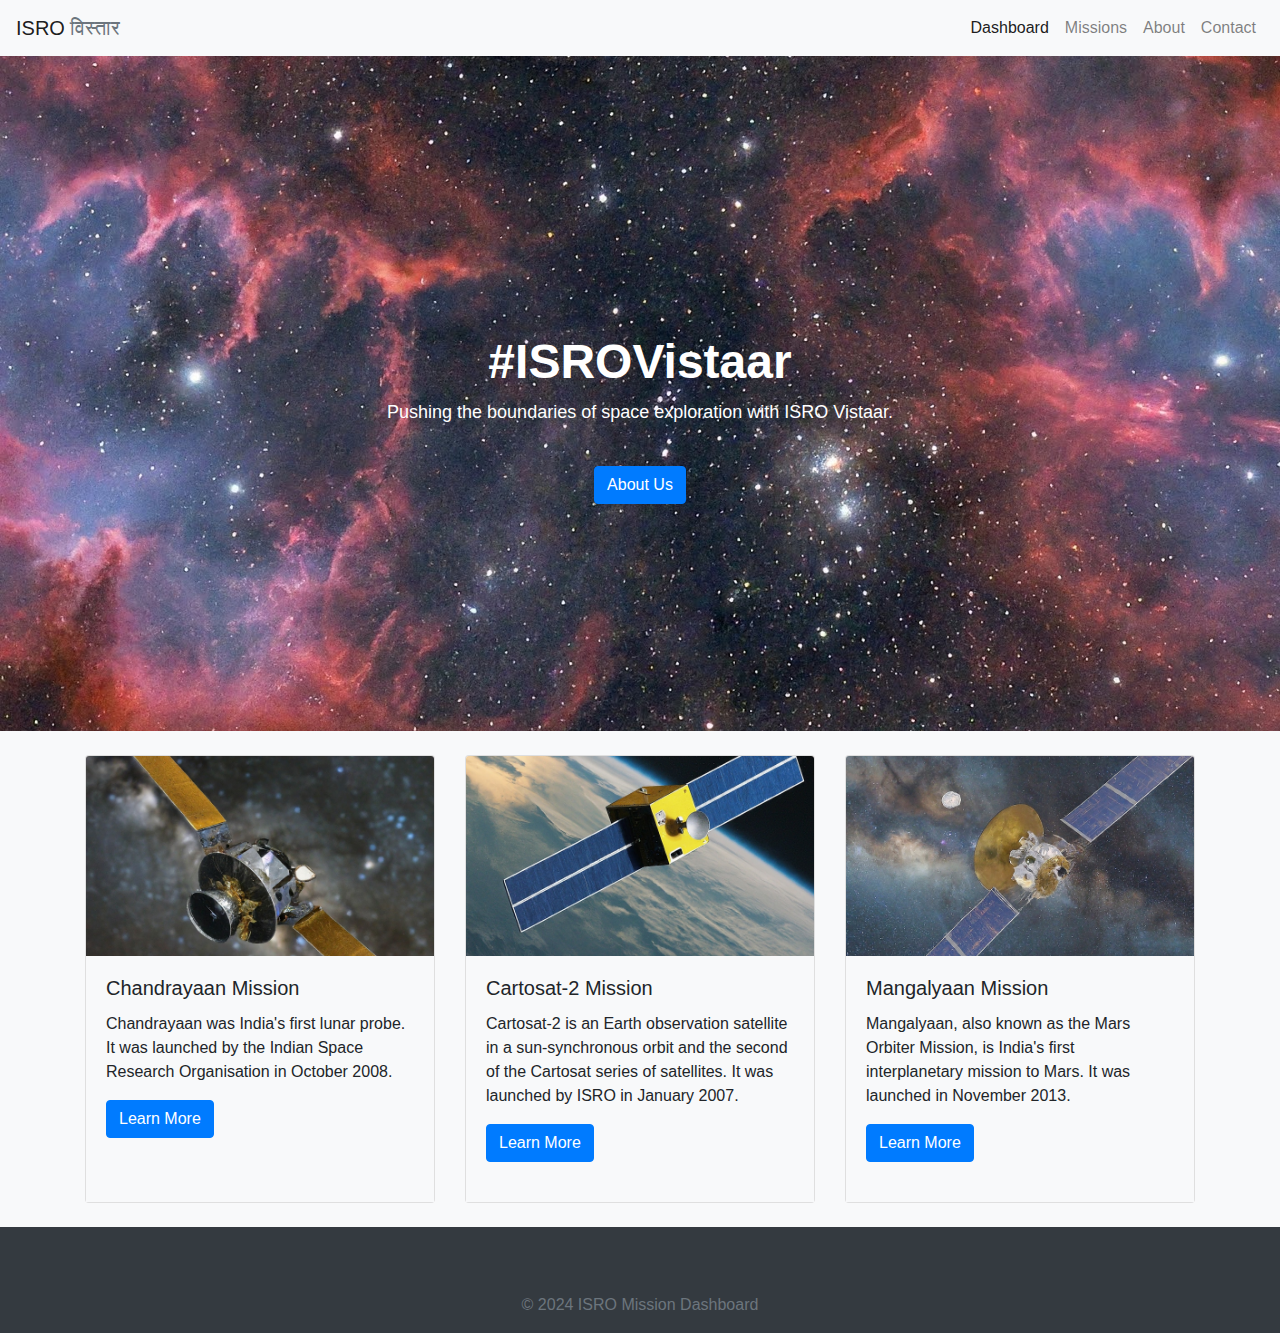
<file: index.html>
<!DOCTYPE html>
<html lang="en">

<head>
  <meta charset="UTF-8">
  <meta name="viewport" content="width=device-width, initial-scale=1.0">
  <title>ISRO Mission Dashboard</title>
  <link rel="stylesheet" href="https://stackpath.bootstrapcdn.com/bootstrap/4.5.2/css/bootstrap.min.css">
  <link rel="stylesheet" href="style.css">
  <style>
    /* Custom CSS for the Hero section */
    .hero {
      height: 75vh; /* 75% of viewport height */
      background-image: url('images/hero-img1.jpg');
      background-size: cover;
      background-position: center;
      display: flex;
      align-items: center;
      justify-content: center;
      text-align: center;
      color: #fff;
    }
    .hero h1 {
      font-size: 48px;
      font-weight: 800; /* Extra bold */
    }
    .hero p {
      font-size: 18px;
      margin-bottom: 40px;
    }
  </style>
</head>

<body>
  <!-- Navbar -->
  <nav class="navbar navbar-expand-lg navbar-light bg-light">
    <a class="navbar-brand" href="#">ISRO <span class="text-muted">विस्तार</span></a>
    <button class="navbar-toggler" type="button" data-toggle="collapse" data-target="#navbarNav" aria-controls="navbarNav" aria-expanded="false" aria-label="Toggle navigation">
      <span class="navbar-toggler-icon"></span>
    </button>
    <div class="collapse navbar-collapse" id="navbarNav">
      <ul class="navbar-nav ml-auto">
        <li class="nav-item active">
          <a class="nav-link" href="#">Dashboard</a>
        </li>
        <li class="nav-item">
          <a class="nav-link" href="mission.html">Missions</a>
        </li>
        <li class="nav-item">
          <a class="nav-link" href="about.html">About</a>
        </li>
        <li class="nav-item">
          <a class="nav-link" href="#">Contact</a>
        </li>
      </ul>
    </div>
  </nav>

  <!-- Hero Section -->
<!-- Hero Section -->
<section class="hero">
    <div class="container">
      <h1>#ISROVistaar</h1>
      <p>Pushing the boundaries of space exploration with ISRO Vistaar.</p>
      <a href="about.html" class="btn btn-primary">About Us</a>
    </div>
  </section>

  <!-- Dashboard Content -->
  <div class="container mt-4">
    <div class="row">
      <div class="col-md-4">
        <div class="card h-100">
          <img src="images/Chandrayaan.jpg" class="card-img-top" alt="Chandrayaan">
          <div class="card-body">
            <h5 class="card-title">Chandrayaan Mission</h5>
            <p class="card-text">Chandrayaan was India's first lunar probe. It was launched by the Indian Space Research Organisation in October 2008.</p>
            <a href="mission.html" class="btn btn-primary">Learn More</a>
          </div>
        </div>
      </div>
      <div class="col-md-4">
        <div class="card h-100">
          <img src="images/Cartosat2.jpg" class="card-img-top" alt="Cartosat-2">
          <div class="card-body">
            <h5 class="card-title">Cartosat-2 Mission</h5>
            <p class="card-text">Cartosat-2 is an Earth observation satellite in a sun-synchronous orbit and the second of the Cartosat series of satellites. It was launched by ISRO in January 2007.</p>
            <a href="mission.html" class="btn btn-primary">Learn More</a>
          </div>
        </div>
      </div>
      <div class="col-md-4">
        <div class="card h-100">
          <img src="images/Mangalyaan.jpg" class="card-img-top" alt="Mangalyaan">
          <div class="card-body">
            <h5 class="card-title">Mangalyaan Mission</h5>
            <p class="card-text">Mangalyaan, also known as the Mars Orbiter Mission, is India's first interplanetary mission to Mars. It was launched in November 2013.</p>
            <a href="mission.html" class="btn btn-primary">Learn More</a>
          </div>
        </div>
      </div>
    </div>
  </div>
  <br>

  <!-- Footer -->
  <footer class="footer mt-auto py-3 bg-dark">
    <div class="container text-center">
      <span class="text-muted">© 2024 ISRO Mission Dashboard</span>
    </div>
  </footer>

  <script src="https://code.jquery.com/jquery-3.5.1.slim.min.js"></script>
  <script src="https://cdn.jsdelivr.net/npm/popper.js@1.16.0/dist/umd/popper.min.js"></script>
  <script src="https://stackpath.bootstrapcdn.com/bootstrap/4.5.2/js/bootstrap.min.js"></script>
</body>

</html>
</file>
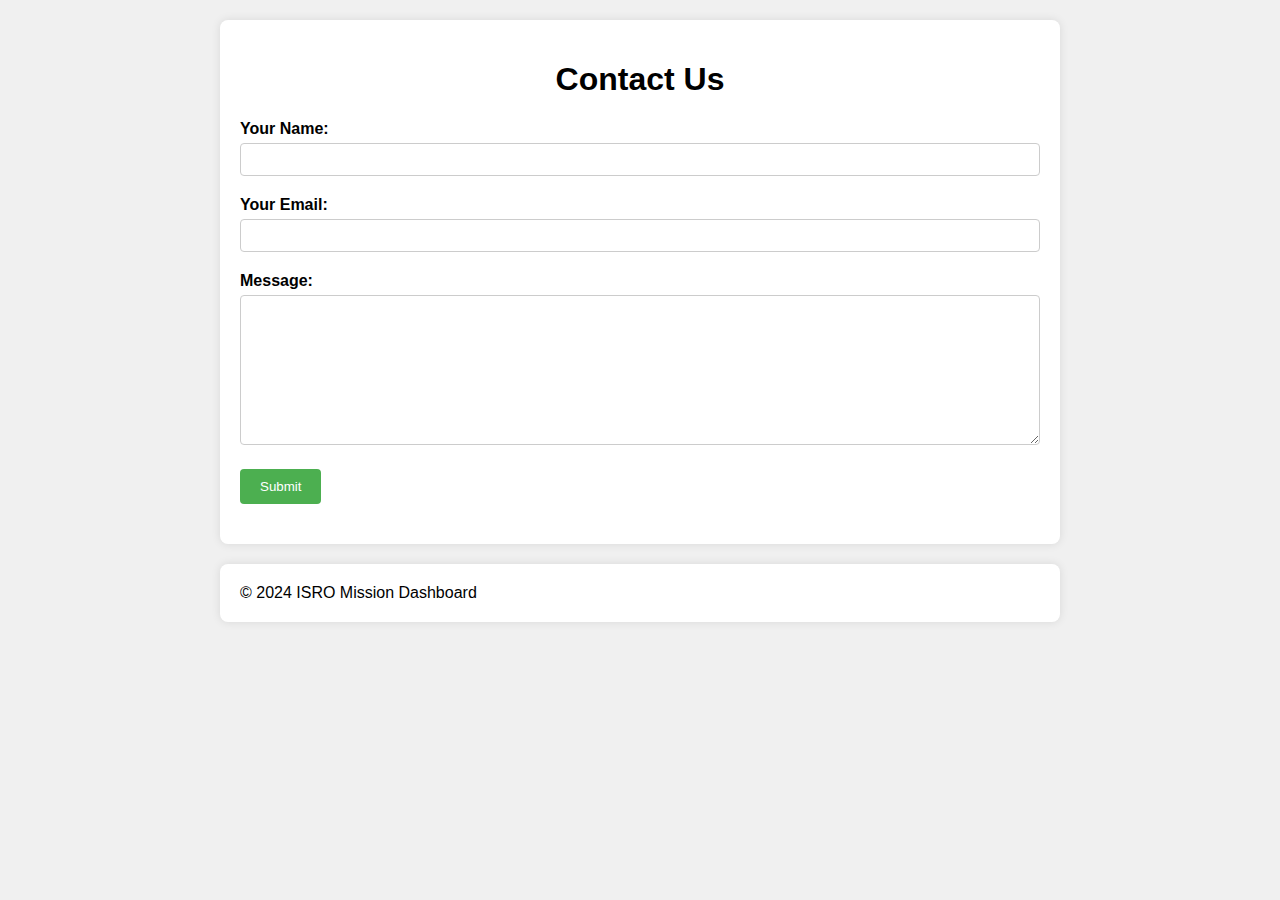
<file: contact.html>
<!DOCTYPE html>
<html lang="en">

<head>
    <meta charset="UTF-8">
    <meta name="viewport" content="width=device-width, initial-scale=1.0">
    <title>Contact Us</title>
    <style>
        body {
            font-family: Arial, sans-serif;
            margin: 0;
            padding: 0;
            background-color: #f0f0f0;
        }

        .container {
            max-width: 800px;
            margin: 20px auto;
            padding: 20px;
            background-color: #fff;
            border-radius: 8px;
            box-shadow: 0 0 10px rgba(0, 0, 0, 0.1);
        }

        h1 {
            text-align: center;
        }

        .form-group {
            margin-bottom: 20px;
        }

        .form-group label {
            display: block;
            font-weight: bold;
            margin-bottom: 5px;
        }

        .form-group input[type="text"],
        .form-group input[type="email"],
        .form-group textarea {
            width: 100%;
            padding: 8px;
            border: 1px solid #ccc;
            border-radius: 4px;
            box-sizing: border-box;
        }

        .form-group textarea {
            height: 150px;
        }

        .form-group input[type="submit"] {
            background-color: #4caf50;
            color: #fff;
            border: none;
            padding: 10px 20px;
            border-radius: 4px;
            cursor: pointer;
        }

        .form-group input[type="submit"]:hover {
            background-color: #45a049;
        }
    </style>
</head>

<body>

    <div class="container">
        <h1>Contact Us</h1>
        <form id="contact-form">
            <div class="form-group">
                <label for="name">Your Name:</label>
                <input type="text" id="name" name="name" required>
            </div>
            <div class="form-group">
                <label for="email">Your Email:</label>
                <input type="email" id="email" name="email" required>
            </div>
            <div class="form-group">
                <label for="message">Message:</label>
                <textarea id="message" name="message" required></textarea>
            </div>
            <div class="form-group">
                <input type="submit" value="Submit">
            </div>
        </form>
    </div>

    <!-- Footer -->
    <footer class="footer mt-auto py-3 bg-dark">
        <div class="container text-center">
            <span class="text-muted">© 2024 ISRO Mission Dashboard</span>
        </div>
    </footer>

    <script>
        document.getElementById('contact-form').addEventListener('submit', function (e) {
            e.preventDefault(); // Prevent form submission
            // Collect form data
            const formData = new FormData(this);
            // Send form data to backend or perform desired action
            console.log(formData);
            // For demonstration purposes, you can replace the console.log with an AJAX request to submit the form data to a server
            // Example:
            // fetch('your-backend-url', {
            //   method: 'POST',
            //   body: formData
            // })
            // .then(response => response.json())
            // .then(data => console.log(data))
            // .catch(error => console.error(error));
        });
    </script>

</body>

</html>
</file>
<file: style.css>
/* Custom CSS for ISRO Mission Dashboard */

/* Global Styles */
body {
    font-family: 'Arial', sans-serif;
    background-color: #f8f9fa;
  }
  
  .container {
    margin-top: 50px;
  }
  
  .card-header {
    background-color: #007bff;
    color: #ffffff;
  }
  
  .card-body {
    background-color: #f8f9fa;
  }
  
  /* Key Metrics Section */
  #key-metrics {
    border: 1px solid #007bff;
  }
  
  /* Mission Status and Events Section */
  #mission-status {
    border: 1px solid #28a745;
  }
  
  /* Mission Data Showcase Section */
  #mission-data {
    border: 1px solid #dc3545;
  }
  
  /* Countdown Timer */
  #countdown {
    font-weight: bold;
    color: #dc3545;
  }
  /* Custom CSS for ISRO Mission Dashboard */

.card {
    margin-bottom: 20px;
  }
  
  .card-img-top {
    height: 200px;
    object-fit: cover;
  }
  
  .navbar-brand .text-primary {
    font-weight: 800; /* Extra bold */
  }
</file>
